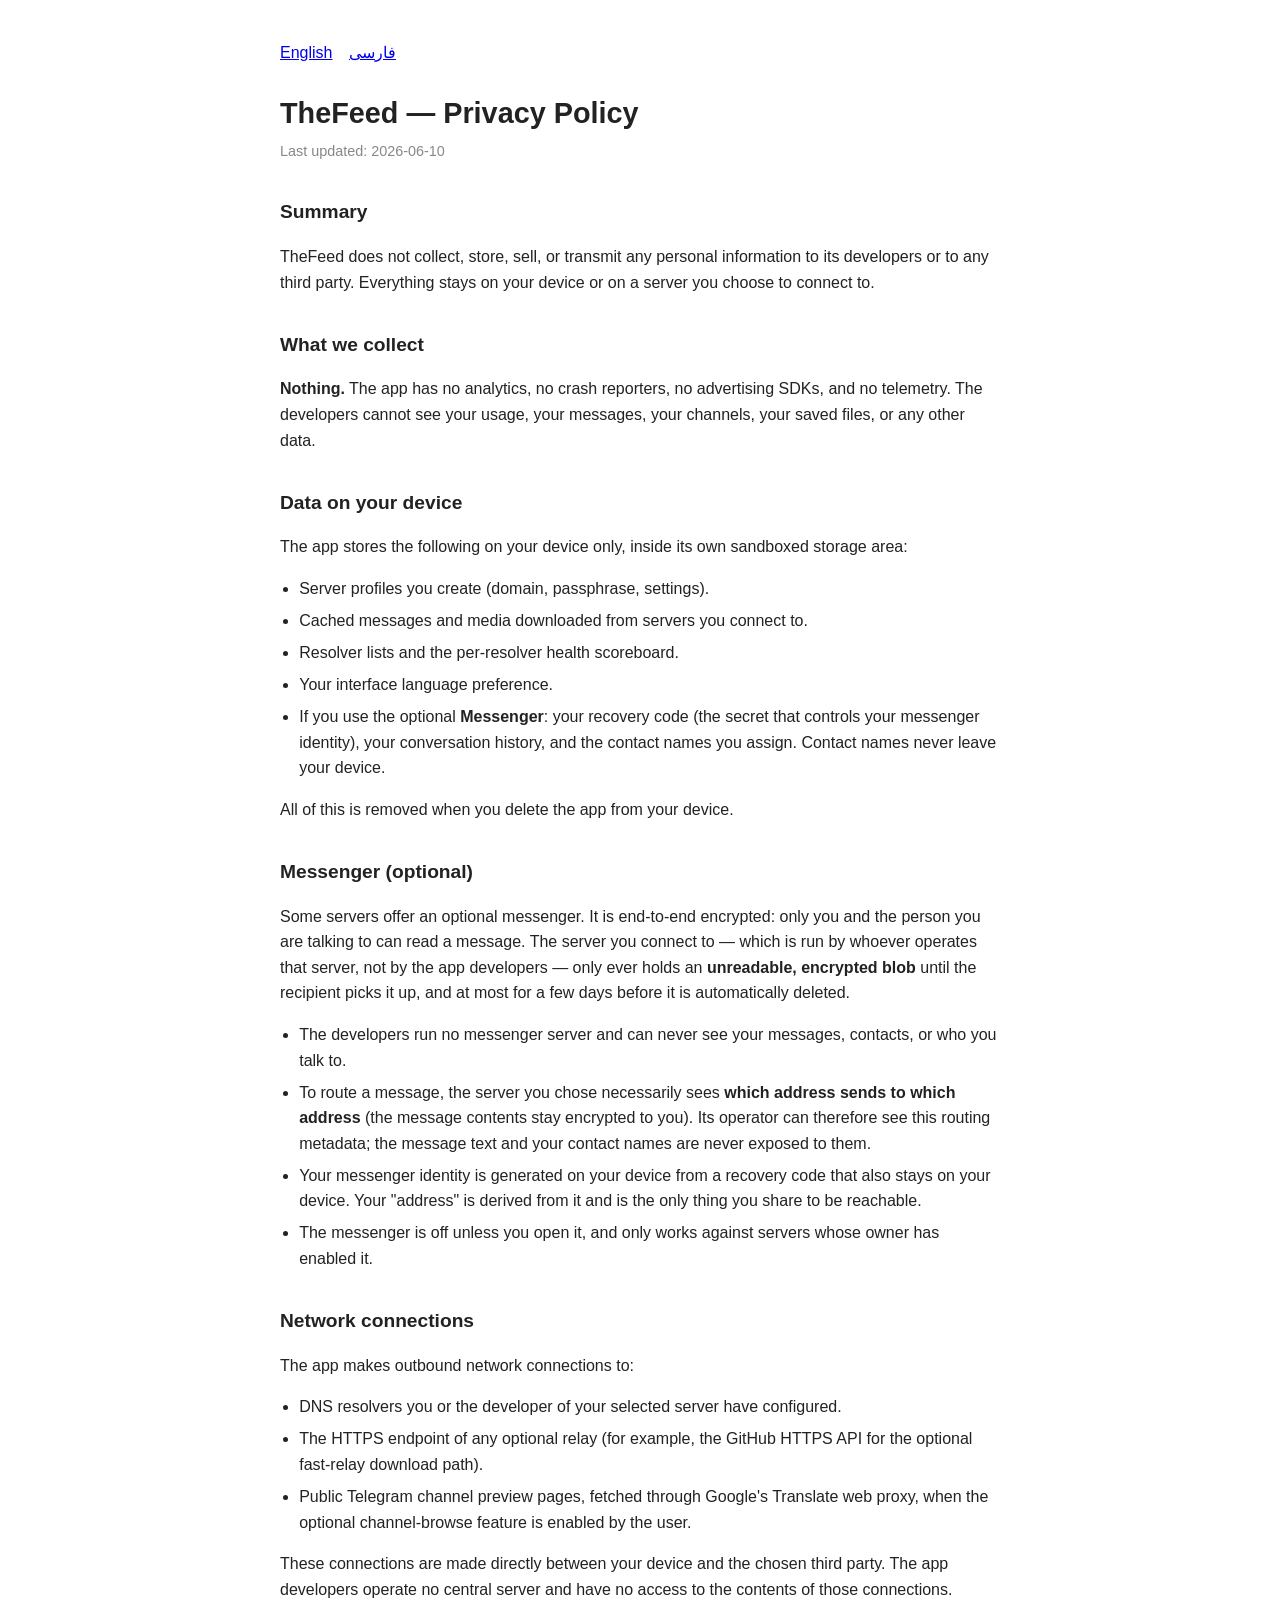
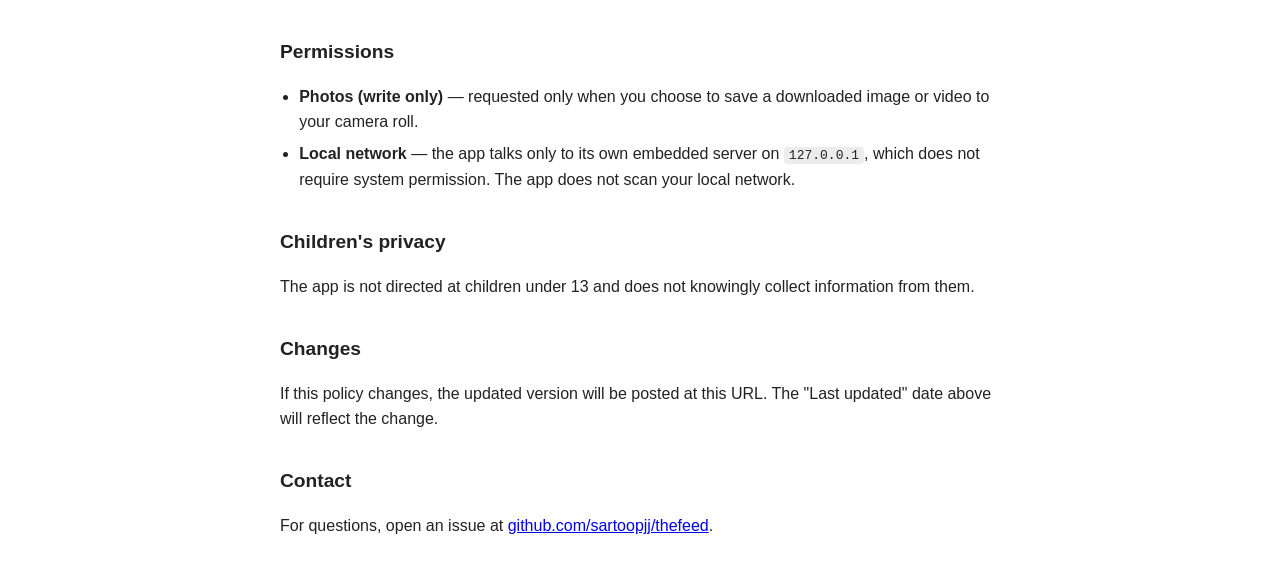
<file: docs/privacy-policy.html>
<!doctype html>
<html lang="en">
<head>
  <meta charset="utf-8">
  <meta name="viewport" content="width=device-width,initial-scale=1">
  <title>TheFeed — Privacy Policy</title>
  <style>
    :root { color-scheme: light dark; }
    body {
      font-family: -apple-system, BlinkMacSystemFont, "Segoe UI", Roboto, sans-serif;
      max-width: 720px;
      margin: 40px auto;
      padding: 0 20px;
      line-height: 1.6;
      color: #222;
    }
    @media (prefers-color-scheme: dark) {
      body { background: #111; color: #ddd; }
      a { color: #6cb6ff; }
    }
    h1 { font-size: 1.8em; margin-bottom: 0; }
    h2 { font-size: 1.2em; margin-top: 1.8em; }
    .updated { color: #888; font-size: .9em; margin-top: 4px; }
    ul { padding-left: 1.2em; }
    li { margin: .4em 0; }
    code { background: rgba(127,127,127,.15); padding: 1px 5px; border-radius: 4px; }
    .lang-switch { margin-bottom: 24px; }
    .lang-switch a { margin-right: 12px; }
    section[hidden] { display: none; }
    [dir="rtl"] { direction: rtl; text-align: right; }
    [dir="rtl"] ul { padding-right: 1.2em; padding-left: 0; }
  </style>
</head>
<body>

<div class="lang-switch">
  <a href="#" onclick="show('en');return false">English</a>
  <a href="#" onclick="show('fa');return false">فارسی</a>
</div>

<section id="en">
  <h1>TheFeed — Privacy Policy</h1>
  <p class="updated">Last updated: 2026-06-10</p>

  <h2>Summary</h2>
  <p>
    TheFeed does not collect, store, sell, or transmit any personal information
    to its developers or to any third party. Everything stays on your device or
    on a server you choose to connect to.
  </p>

  <h2>What we collect</h2>
  <p>
    <strong>Nothing.</strong> The app has no analytics, no crash reporters, no
    advertising SDKs, and no telemetry. The developers cannot see your usage,
    your messages, your channels, your saved files, or any other data.
  </p>

  <h2>Data on your device</h2>
  <p>
    The app stores the following on your device only, inside its own sandboxed
    storage area:
  </p>
  <ul>
    <li>Server profiles you create (domain, passphrase, settings).</li>
    <li>Cached messages and media downloaded from servers you connect to.</li>
    <li>Resolver lists and the per-resolver health scoreboard.</li>
    <li>Your interface language preference.</li>
    <li>If you use the optional <strong>Messenger</strong>: your recovery code (the secret that controls your messenger identity), your conversation history, and the contact names you assign. Contact names never leave your device.</li>
  </ul>
  <p>
    All of this is removed when you delete the app from your device.
  </p>

  <h2>Messenger (optional)</h2>
  <p>
    Some servers offer an optional messenger. It is end-to-end encrypted: only
    you and the person you are talking to can read a message. The server you
    connect to — which is run by whoever operates that server, not by the app
    developers — only ever holds an <strong>unreadable, encrypted blob</strong>
    until the recipient picks it up, and at most for a few days before it is
    automatically deleted.
  </p>
  <ul>
    <li>The developers run no messenger server and can never see your messages, contacts, or who you talk to.</li>
    <li>To route a message, the server you chose necessarily sees <strong>which address sends to which address</strong> (the message contents stay encrypted to you). Its operator can therefore see this routing metadata; the message text and your contact names are never exposed to them.</li>
    <li>Your messenger identity is generated on your device from a recovery code that also stays on your device. Your "address" is derived from it and is the only thing you share to be reachable.</li>
    <li>The messenger is off unless you open it, and only works against servers whose owner has enabled it.</li>
  </ul>

  <h2>Network connections</h2>
  <p>
    The app makes outbound network connections to:
  </p>
  <ul>
    <li>DNS resolvers you or the developer of your selected server have configured.</li>
    <li>The HTTPS endpoint of any optional relay (for example, the GitHub HTTPS API for the optional fast-relay download path).</li>
    <li>Public Telegram channel preview pages, fetched through Google's Translate web proxy, when the optional channel-browse feature is enabled by the user.</li>
  </ul>
  <p>
    These connections are made directly between your device and the chosen
    third party. The app developers operate no central server and have no
    access to the contents of those connections.
  </p>

  <h2>Permissions</h2>
  <ul>
    <li><strong>Photos (write only)</strong> — requested only when you choose to save a downloaded image or video to your camera roll.</li>
    <li><strong>Local network</strong> — the app talks only to its own embedded server on <code>127.0.0.1</code>, which does not require system permission. The app does not scan your local network.</li>
  </ul>

  <h2>Children's privacy</h2>
  <p>
    The app is not directed at children under 13 and does not knowingly collect
    information from them.
  </p>

  <h2>Changes</h2>
  <p>
    If this policy changes, the updated version will be posted at this URL.
    The "Last updated" date above will reflect the change.
  </p>

  <h2>Contact</h2>
  <p>
    For questions, open an issue at
    <a href="https://github.com/sartoopjj/thefeed/issues">github.com/sartoopjj/thefeed</a>.
  </p>
</section>

<section id="fa" hidden dir="rtl">
  <h1>TheFeed — حریم خصوصی</h1>
  <p class="updated">آخرین به‌روزرسانی: ۲۰۲۶/۰۶/۱۰</p>

  <h2>خلاصه</h2>
  <p>
    این برنامه هیچ اطلاعات شخصی‌ای را جمع‌آوری، ذخیره، فروش یا به سرور
    سازنده ارسال نمی‌کند. تمام داده‌ها روی دستگاه شما یا روی سروری که خودتان
    انتخاب می‌کنید باقی می‌ماند.
  </p>

  <h2>چه چیزی جمع‌آوری می‌کنیم</h2>
  <p>
    <strong>هیچ چیز.</strong> این برنامه هیچ سرویس آنالیتیکس، گزارش کرش،
    تبلیغات یا تله‌متری ندارد. سازنده‌ی برنامه به استفاده، پیام‌ها، کانال‌ها،
    فایل‌های ذخیره‌شده یا هیچ داده‌ی دیگری از شما دسترسی ندارد.
  </p>

  <h2>داده‌های روی دستگاه</h2>
  <p>
    برنامه فقط روی فضای ذخیره‌سازی محلی خود این داده‌ها را نگه می‌دارد:
  </p>
  <ul>
    <li>پروفایل سرورهایی که می‌سازید (دامنه، رمز، تنظیمات).</li>
    <li>پیام‌ها و رسانه‌های دانلود‌شده از سرور انتخابی.</li>
    <li>لیست ریزالورها و امتیازهای سلامتی هرکدام.</li>
    <li>زبان رابط کاربری انتخابی شما.</li>
    <li>اگر از <strong>پیام‌رسان</strong> اختیاری استفاده کنید: کد بازیابی شما (رمزی که هویت پیام‌رسان شما را کنترل می‌کند)، تاریخچه‌ی گفتگوها و نام‌هایی که برای مخاطبان می‌گذارید. نام مخاطبان هرگز از دستگاه شما خارج نمی‌شود.</li>
  </ul>
  <p>با حذف برنامه از دستگاه، همه‌ی این داده‌ها هم پاک می‌شود.</p>

  <h2>پیام‌رسان (اختیاری)</h2>
  <p>
    برخی سرورها یک پیام‌رسان اختیاری ارائه می‌دهند. این پیام‌رسان رمزنگاری
    سرتاسری دارد: فقط شما و طرف مقابل می‌توانید پیام را بخوانید. سروری که به آن
    وصل می‌شوید — که توسط گرداننده‌ی همان سرور اداره می‌شود، نه سازنده‌ی برنامه —
    فقط یک <strong>بسته‌ی رمزشده و غیرقابل‌خواندن</strong> را تا زمانی که گیرنده
    آن را دریافت کند نگه می‌دارد و حداکثر چند روز، سپس به‌صورت خودکار پاک می‌شود.
  </p>
  <ul>
    <li>سازنده‌ی برنامه هیچ سرور پیام‌رسانی ندارد و هرگز به پیام‌ها، مخاطبان یا طرف گفتگوی شما دسترسی ندارد.</li>
    <li>برای مسیریابی پیام، سرور انتخابی شما ناگزیر می‌بیند که <strong>کدام آدرس به کدام آدرس</strong> پیام می‌فرستد (متن پیام برای شما رمزشده باقی می‌ماند). بنابراین گرداننده‌ی سرور می‌تواند این فراداده‌ی مسیریابی را ببیند؛ ولی متن پیام و نام مخاطبان هرگز در اختیار او قرار نمی‌گیرد.</li>
    <li>هویت پیام‌رسان شما روی دستگاهتان از یک کد بازیابی ساخته می‌شود که آن هم روی دستگاه می‌ماند. «آدرس» شما از همان مشتق می‌شود و تنها چیزی است که برای در دسترس بودن به اشتراک می‌گذارید.</li>
    <li>پیام‌رسان تا وقتی آن را باز نکنید خاموش است و فقط روی سرورهایی کار می‌کند که گرداننده‌اش آن را فعال کرده باشد.</li>
  </ul>

  <h2>اتصال به شبکه</h2>
  <p>برنامه به این موارد متصل می‌شود:</p>
  <ul>
    <li>ریزالورهای DNS که شما یا سازنده‌ی سرور انتخابی پیکربندی کرده‌اید.</li>
    <li>HTTPS رله‌های اختیاری (مثلاً GitHub برای مسیر دانلود سریع اختیاری).</li>
    <li>صفحات پیش‌نمایش کانال‌های عمومی تلگرام از طریق پروکسی وب گوگل ترنسلیت — فقط وقتی کاربر این قابلیت اختیاری را فعال کند.</li>
  </ul>
  <p>
    این اتصال‌ها مستقیماً بین دستگاه شما و طرف سوم برقرار می‌شوند. سازنده
    سرور مرکزی ندارد و به محتوای این اتصال‌ها دسترسی ندارد.
  </p>

  <h2>مجوزها</h2>
  <ul>
    <li><strong>تصاویر (فقط نوشتن)</strong> — فقط زمانی که خودتان تصمیم به ذخیره‌ی عکس یا ویدیو در گالری بگیرید.</li>
    <li><strong>شبکه‌ی محلی</strong> — برنامه فقط با سرور داخلی روی <code>127.0.0.1</code> کار می‌کند که به مجوز سیستمی نیاز ندارد.</li>
  </ul>

  <h2>کودکان</h2>
  <p>این برنامه برای کودکان زیر ۱۳ سال طراحی نشده.</p>

  <h2>تغییرات</h2>
  <p>هر تغییری در این متن، در همین آدرس منتشر می‌شود.</p>

  <h2>تماس</h2>
  <p>
    برای سؤال یا گزارش مشکل:
    <a href="https://github.com/sartoopjj/thefeed/issues">github.com/sartoopjj/thefeed</a>
  </p>
</section>

<script>
  function show(lang) {
    document.getElementById('en').hidden = (lang !== 'en');
    document.getElementById('fa').hidden = (lang !== 'fa');
    document.documentElement.lang = lang;
  }
  // Auto-pick on load.
  if ((navigator.language || '').toLowerCase().startsWith('fa')) show('fa');
</script>

</body>
</html>
</file>
